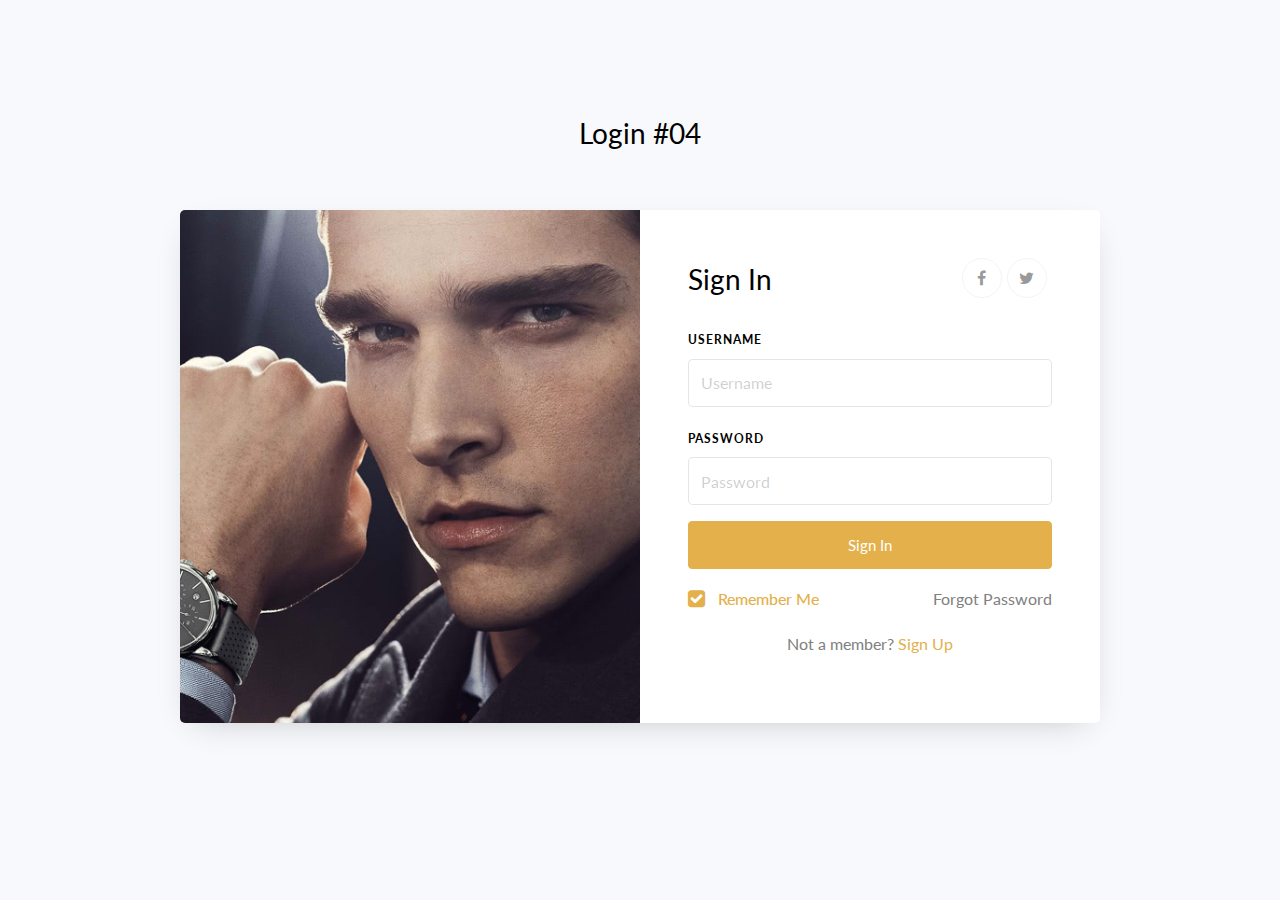
<file: log.html>
<!doctype html>
<html lang="en">
  <head>
  	<title>Login 04</title>
    <meta charset="utf-8">
    <meta name="viewport" content="width=device-width, initial-scale=1, shrink-to-fit=no">

	<link href="https://fonts.googleapis.com/css?family=Lato:300,400,700&display=swap" rel="stylesheet">

	<link rel="stylesheet" href="https://stackpath.bootstrapcdn.com/font-awesome/4.7.0/css/font-awesome.min.css">
	
	<link rel="stylesheet" href="css/style.css">

	</head>
	<body>
	<section class="ftco-section">
		<div class="container">
			<div class="row justify-content-center">
				<div class="col-md-6 text-center mb-5">
					<h2 class="heading-section">Login #04</h2>
				</div>
			</div>
			<div class="row justify-content-center">
				<div class="col-md-12 col-lg-10">
					<div class="wrap d-md-flex">
						<div class="img" style="background-image: url(images/watchman.jpg);">
			      </div>
						<div class="login-wrap p-4 p-md-5">
			      	<div class="d-flex">
			      		<div class="w-100">
			      			<h3 class="mb-4">Sign In</h3>
			      		</div>
								<div class="w-100">
									<p class="social-media d-flex justify-content-end">
										<a href="#" class="social-icon d-flex align-items-center justify-content-center"><span class="fa fa-facebook"></span></a>
										<a href="#" class="social-icon d-flex align-items-center justify-content-center"><span class="fa fa-twitter"></span></a>
									</p>
								</div>
			      	</div>
							<form action="#" class="signin-form">
			      		<div class="form-group mb-3">
			      			<label class="label" for="name">Username</label>
			      			<input type="text" class="form-control" placeholder="Username" required>
			      		</div>
		            <div class="form-group mb-3">
		            	<label class="label" for="password">Password</label>
		              <input type="password" class="form-control" placeholder="Password" required>
		            </div>
		            <div class="form-group">
		            	<button type="submit" class="form-control btn btn-primary rounded submit px-3">Sign In</button>
		            </div>
		            <div class="form-group d-md-flex">
		            	<div class="w-50 text-left">
			            	<label class="checkbox-wrap checkbox-primary mb-0">Remember Me
									  <input type="checkbox" checked>
									  <span class="checkmark"></span>
										</label>
									</div>
									<div class="w-50 text-md-right">
										<a href="#">Forgot Password</a>
									</div>
		            </div>
		          </form>
		          <p class="text-center">Not a member? <a data-toggle="tab" href="#signup">Sign Up</a></p>
		        </div>
		      </div>
				</div>
			</div>
		</div>
	</section>

	<script src="js/jquery.min.js"></script>
  <script src="js/popper.js"></script>
  <script src="js/bootstrap.min.js"></script>
  <script src="js/main.js"></script>

	</body>
</html>
</file>
